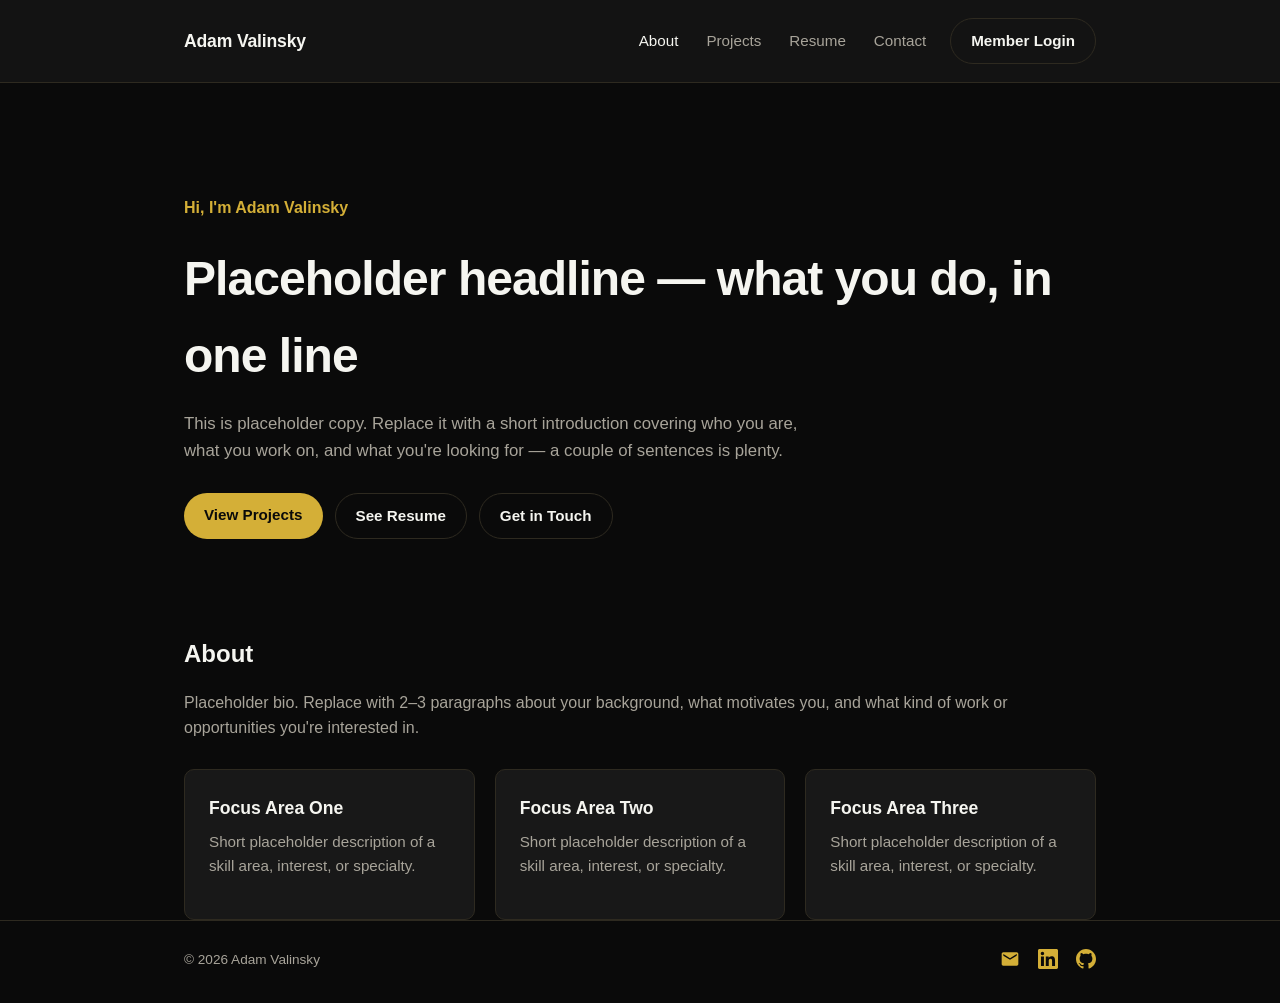
<file: index.html>
<!DOCTYPE html>
<html lang="en">
<head>
  <meta charset="UTF-8" />
  <meta name="viewport" content="width=device-width, initial-scale=1.0" />
  <title>Adam Valinsky</title>
  <meta name="description" content="Adam Valinsky — portfolio, projects, resume, and contact." />
  <link rel="stylesheet" href="css/styles.css" />
</head>
<body>
  <header class="site-header">
    <nav class="nav">
      <a class="nav-brand" href="index.html">Adam Valinsky</a>
      <div class="nav-right">
        <ul class="nav-links">
          <li><a href="index.html">About</a></li>
          <li><a href="projects.html">Projects</a></li>
          <li><a href="resume.html">Resume</a></li>
          <li><a href="contact.html">Contact</a></li>
        </ul>
        <a class="btn btn-secondary nav-login" href="login.html">Member Login</a>
        <button class="nav-toggle" aria-label="Toggle navigation">☰</button>
      </div>
    </nav>
  </header>

  <main class="container">
    <section class="hero">
      <p class="tagline">Hi, I'm Adam Valinsky</p>
      <h1>Placeholder headline — what you do, in one line</h1>
      <p class="lede">
        This is placeholder copy. Replace it with a short introduction covering who you are,
        what you work on, and what you're looking for — a couple of sentences is plenty.
      </p>
      <div class="button-row">
        <a class="btn btn-primary" href="projects.html">View Projects</a>
        <a class="btn btn-secondary" href="resume.html">See Resume</a>
        <a class="btn btn-secondary" href="contact.html">Get in Touch</a>
      </div>
    </section>

    <section id="about">
      <h2>About</h2>
      <p class="section-intro">
        Placeholder bio. Replace with 2–3 paragraphs about your background, what motivates you,
        and what kind of work or opportunities you're interested in.
      </p>
      <div class="grid">
        <div class="card">
          <h3>Focus Area One</h3>
          <p>Short placeholder description of a skill area, interest, or specialty.</p>
        </div>
        <div class="card">
          <h3>Focus Area Two</h3>
          <p>Short placeholder description of a skill area, interest, or specialty.</p>
        </div>
        <div class="card">
          <h3>Focus Area Three</h3>
          <p>Short placeholder description of a skill area, interest, or specialty.</p>
        </div>
      </div>
    </section>
  </main>

  <footer class="site-footer">
    <div class="container">
      <span>&copy; 2026 Adam Valinsky</span>
      <ul class="footer-links">
        <li><a href="mailto:adam.valinsky@gmail.com" aria-label="Email">
          <svg width="20" height="20" viewBox="0 0 24 24" fill="currentColor">
            <path d="M20 4H4c-1.1 0-2 .9-2 2v12c0 1.1.9 2 2 2h16c1.1 0 2-.9 2-2V6c0-1.1-.9-2-2-2zm0 4l-8 5-8-5V6l8 5 8-5v2z"/>
          </svg>
        </a></li>
        <li><a href="https://www.linkedin.com/in/adamvalinsky/" aria-label="LinkedIn">
          <svg width="20" height="20" viewBox="0 0 24 24" fill="currentColor">
            <path d="M20.447 20.452h-3.554v-5.569c0-1.328-.027-3.037-1.852-3.037-1.853 0-2.136 1.445-2.136 2.939v5.667H9.351V9h3.414v1.561h.046c.477-.9 1.637-1.85 3.37-1.85 3.601 0 4.267 2.37 4.267 5.455v6.286zM5.337 7.433c-1.144 0-2.063-.926-2.063-2.065 0-1.138.92-2.063 2.063-2.063 1.14 0 2.064.925 2.064 2.063 0 1.139-.925 2.065-2.064 2.065zm1.782 13.019H3.555V9h3.564v11.452zM22.225 0H1.771C.792 0 0 .774 0 1.729v20.542C0 23.227.792 24 1.771 24h20.451C23.2 24 24 23.227 24 22.271V1.729C24 .774 23.2 0 22.222 0h.003z"/>
          </svg>
        </a></li>
        <li><a href="https://github.com/adamvalinsky" aria-label="GitHub">
          <svg width="20" height="20" viewBox="0 0 24 24" fill="currentColor">
            <path d="M12 0c-6.626 0-12 5.373-12 12 0 5.302 3.438 9.8 8.207 11.387.599.111.793-.261.793-.577v-2.234c-3.338.726-4.033-1.416-4.033-1.416-.546-1.387-1.333-1.756-1.333-1.756-1.089-.745.083-.729.083-.729 1.205.084 1.839 1.237 1.839 1.237 1.07 1.834 2.807 1.304 3.492.997.107-.775.418-1.305.762-1.604-2.665-.305-5.467-1.334-5.467-5.931 0-1.311.469-2.381 1.236-3.221-.124-.303-.535-1.524.117-3.176 0 0 1.008-.322 3.301 1.23.957-.266 1.983-.399 3.003-.404 1.02.005 2.047.138 3.006.404 2.291-1.552 3.297-1.23 3.297-1.23.653 1.653.242 2.874.118 3.176.77.84 1.235 1.911 1.235 3.221 0 4.609-2.807 5.624-5.479 5.921.43.372.823 1.102.823 2.222v3.293c0 .319.192.694.801.576 4.765-1.589 8.199-6.086 8.199-11.386 0-6.627-5.373-12-12-12z"/>
          </svg>
        </a></li>
      </ul>
    </div>
  </footer>

  <script src="js/vendor/supabase.js"></script>
  <script src="js/main.js"></script>
</body>
</html>
</file>
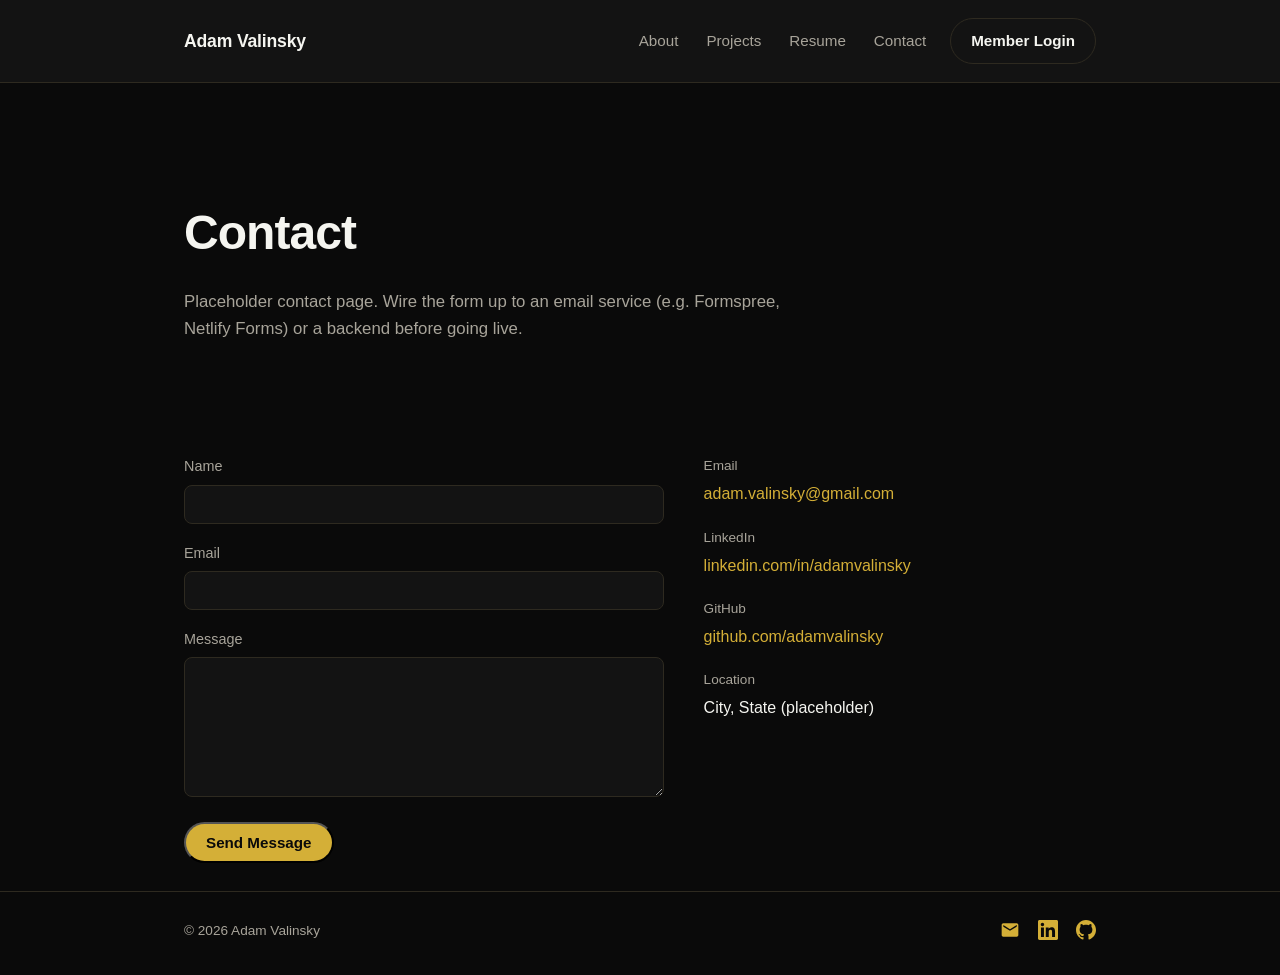
<file: contact.html>
<!DOCTYPE html>
<html lang="en">
<head>
  <meta charset="UTF-8" />
  <meta name="viewport" content="width=device-width, initial-scale=1.0" />
  <title>Contact — Adam Valinsky</title>
  <meta name="description" content="Get in touch with Adam Valinsky." />
  <link rel="stylesheet" href="css/styles.css" />
</head>
<body>
  <header class="site-header">
    <nav class="nav">
      <a class="nav-brand" href="index.html">Adam Valinsky</a>
      <div class="nav-right">
        <ul class="nav-links">
          <li><a href="index.html">About</a></li>
          <li><a href="projects.html">Projects</a></li>
          <li><a href="resume.html">Resume</a></li>
          <li><a href="contact.html">Contact</a></li>
        </ul>
        <a class="btn btn-secondary nav-login" href="login.html">Member Login</a>
        <button class="nav-toggle" aria-label="Toggle navigation">☰</button>
      </div>
    </nav>
  </header>

  <main class="container">
    <section class="hero">
      <h1>Contact</h1>
      <p class="lede">Placeholder contact page. Wire the form up to an email service (e.g. Formspree, Netlify Forms) or a backend before going live.</p>
    </section>

    <section>
      <div class="contact-grid">
        <form id="contact-form">
          <div class="form-field">
            <label for="name">Name</label>
            <input id="name" name="name" type="text" required />
          </div>
          <div class="form-field">
            <label for="email">Email</label>
            <input id="email" name="email" type="email" required />
          </div>
          <div class="form-field">
            <label for="message">Message</label>
            <textarea id="message" name="message" required></textarea>
          </div>
          <button class="btn btn-primary" type="submit">Send Message</button>
          <p id="form-status" class="section-intro" style="margin-top: 16px;"></p>
        </form>

        <div>
          <div class="contact-info-item">
            <div class="label">Email</div>
            <a href="mailto:adam.valinsky@gmail.com">adam.valinsky@gmail.com</a>
          </div>
          <div class="contact-info-item">
            <div class="label">LinkedIn</div>
            <a href="https://www.linkedin.com/in/adamvalinsky/">linkedin.com/in/adamvalinsky</a>
          </div>
          <div class="contact-info-item">
            <div class="label">GitHub</div>
            <a href="https://github.com/adamvalinsky">github.com/adamvalinsky</a>
          </div>
          <div class="contact-info-item">
            <div class="label">Location</div>
            <span>City, State (placeholder)</span>
          </div>
        </div>
      </div>
    </section>
  </main>

  <footer class="site-footer">
    <div class="container">
      <span>&copy; 2026 Adam Valinsky</span>
      <ul class="footer-links">
        <li><a href="mailto:adam.valinsky@gmail.com" aria-label="Email">
          <svg width="20" height="20" viewBox="0 0 24 24" fill="currentColor">
            <path d="M20 4H4c-1.1 0-2 .9-2 2v12c0 1.1.9 2 2 2h16c1.1 0 2-.9 2-2V6c0-1.1-.9-2-2-2zm0 4l-8 5-8-5V6l8 5 8-5v2z"/>
          </svg>
        </a></li>
        <li><a href="https://www.linkedin.com/in/adamvalinsky/" aria-label="LinkedIn">
          <svg width="20" height="20" viewBox="0 0 24 24" fill="currentColor">
            <path d="M20.447 20.452h-3.554v-5.569c0-1.328-.027-3.037-1.852-3.037-1.853 0-2.136 1.445-2.136 2.939v5.667H9.351V9h3.414v1.561h.046c.477-.9 1.637-1.85 3.37-1.85 3.601 0 4.267 2.37 4.267 5.455v6.286zM5.337 7.433c-1.144 0-2.063-.926-2.063-2.065 0-1.138.92-2.063 2.063-2.063 1.14 0 2.064.925 2.064 2.063 0 1.139-.925 2.065-2.064 2.065zm1.782 13.019H3.555V9h3.564v11.452zM22.225 0H1.771C.792 0 0 .774 0 1.729v20.542C0 23.227.792 24 1.771 24h20.451C23.2 24 24 23.227 24 22.271V1.729C24 .774 23.2 0 22.222 0h.003z"/>
          </svg>
        </a></li>
        <li><a href="https://github.com/adamvalinsky" aria-label="GitHub">
          <svg width="20" height="20" viewBox="0 0 24 24" fill="currentColor">
            <path d="M12 0c-6.626 0-12 5.373-12 12 0 5.302 3.438 9.8 8.207 11.387.599.111.793-.261.793-.577v-2.234c-3.338.726-4.033-1.416-4.033-1.416-.546-1.387-1.333-1.756-1.333-1.756-1.089-.745.083-.729.083-.729 1.205.084 1.839 1.237 1.839 1.237 1.07 1.834 2.807 1.304 3.492.997.107-.775.418-1.305.762-1.604-2.665-.305-5.467-1.334-5.467-5.931 0-1.311.469-2.381 1.236-3.221-.124-.303-.535-1.524.117-3.176 0 0 1.008-.322 3.301 1.23.957-.266 1.983-.399 3.003-.404 1.02.005 2.047.138 3.006.404 2.291-1.552 3.297-1.23 3.297-1.23.653 1.653.242 2.874.118 3.176.77.84 1.235 1.911 1.235 3.221 0 4.609-2.807 5.624-5.479 5.921.43.372.823 1.102.823 2.222v3.293c0 .319.192.694.801.576 4.765-1.589 8.199-6.086 8.199-11.386 0-6.627-5.373-12-12-12z"/>
          </svg>
        </a></li>
      </ul>
    </div>
  </footer>

  <script src="js/main.js"></script>
</body>
</html>
</file>
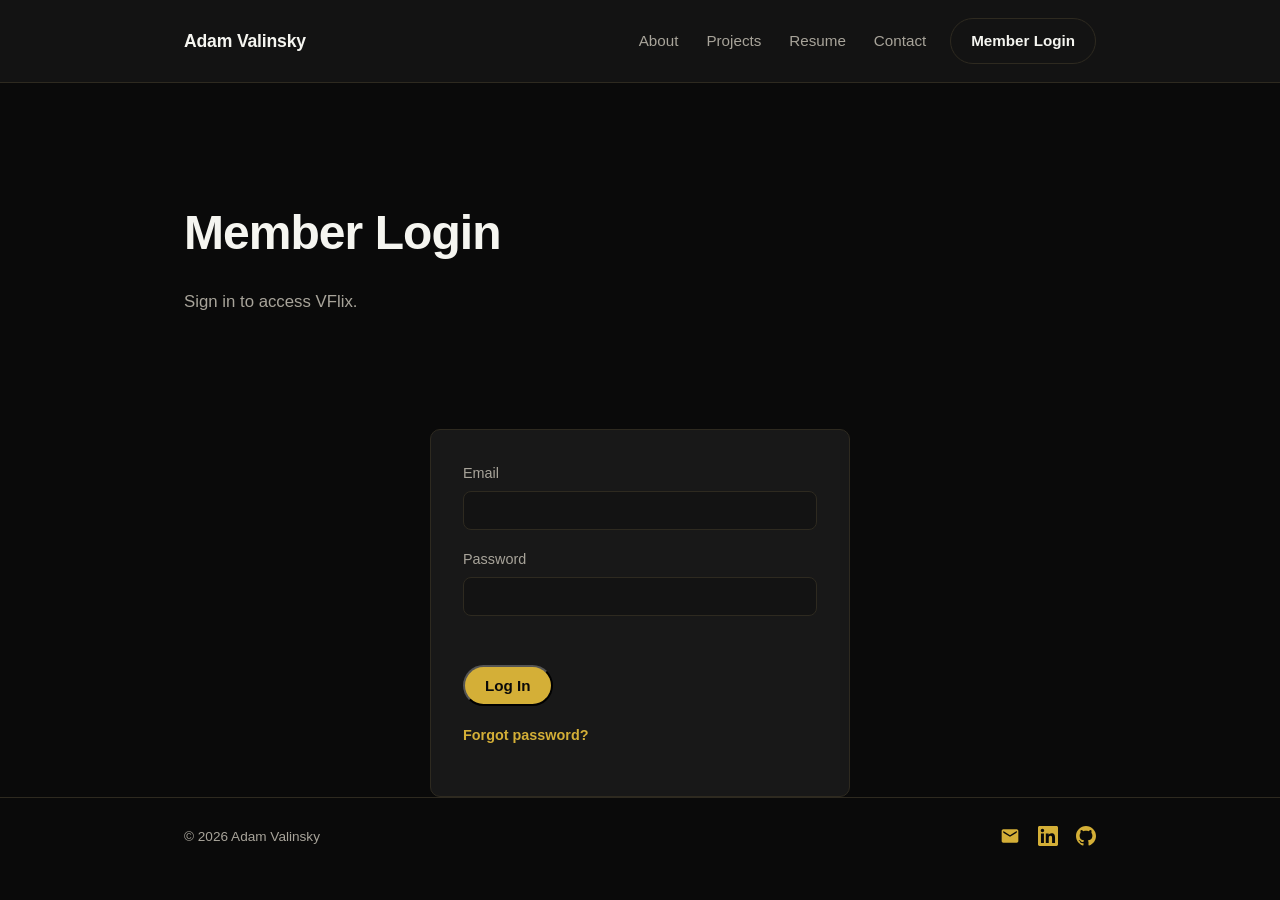
<file: login.html>
<!DOCTYPE html>
<html lang="en">
<head>
  <meta charset="UTF-8" />
  <meta name="viewport" content="width=device-width, initial-scale=1.0" />
  <title>Member Login — Adam Valinsky</title>
  <meta name="description" content="Member login." />
  <link rel="stylesheet" href="css/styles.css" />
</head>
<body>
  <header class="site-header">
    <nav class="nav">
      <a class="nav-brand" href="index.html">Adam Valinsky</a>
      <div class="nav-right">
        <ul class="nav-links">
          <li><a href="index.html">About</a></li>
          <li><a href="projects.html">Projects</a></li>
          <li><a href="resume.html">Resume</a></li>
          <li><a href="contact.html">Contact</a></li>
        </ul>
        <a class="btn btn-secondary nav-login" href="login.html">Member Login</a>
        <button class="nav-toggle" aria-label="Toggle navigation">☰</button>
      </div>
    </nav>
  </header>

  <main class="container">
    <section class="hero">
      <h1>Member Login</h1>
      <p class="lede">Sign in to access VFlix.</p>
    </section>

    <section>
      <div class="auth-card">
        <form id="login-form">
          <div class="form-field">
            <label for="email">Email</label>
            <input id="email" name="email" type="email" autocomplete="username" required />
          </div>
          <div class="form-field">
            <label for="password">Password</label>
            <input id="password" name="password" type="password" autocomplete="current-password" required />
          </div>
          <p id="login-error" class="auth-error" role="alert"></p>
          <button class="btn btn-primary" type="submit">Log In</button>
        </form>
        <p style="margin-top: 16px;">
          <button id="forgot-password-btn" class="btn-link" type="button">Forgot password?</button>
        </p>
        <p id="forgot-password-status" role="status"></p>
      </div>
    </section>
  </main>

  <footer class="site-footer">
    <div class="container">
      <span>&copy; 2026 Adam Valinsky</span>
      <ul class="footer-links">
        <li><a href="mailto:adam.valinsky@gmail.com" aria-label="Email">
          <svg width="20" height="20" viewBox="0 0 24 24" fill="currentColor">
            <path d="M20 4H4c-1.1 0-2 .9-2 2v12c0 1.1.9 2 2 2h16c1.1 0 2-.9 2-2V6c0-1.1-.9-2-2-2zm0 4l-8 5-8-5V6l8 5 8-5v2z"/>
          </svg>
        </a></li>
        <li><a href="https://www.linkedin.com/in/adamvalinsky/" aria-label="LinkedIn">
          <svg width="20" height="20" viewBox="0 0 24 24" fill="currentColor">
            <path d="M20.447 20.452h-3.554v-5.569c0-1.328-.027-3.037-1.852-3.037-1.853 0-2.136 1.445-2.136 2.939v5.667H9.351V9h3.414v1.561h.046c.477-.9 1.637-1.85 3.37-1.85 3.601 0 4.267 2.37 4.267 5.455v6.286zM5.337 7.433c-1.144 0-2.063-.926-2.063-2.065 0-1.138.92-2.063 2.063-2.063 1.14 0 2.064.925 2.064 2.063 0 1.139-.925 2.065-2.064 2.065zm1.782 13.019H3.555V9h3.564v11.452zM22.225 0H1.771C.792 0 0 .774 0 1.729v20.542C0 23.227.792 24 1.771 24h20.451C23.2 24 24 23.227 24 22.271V1.729C24 .774 23.2 0 22.222 0h.003z"/>
          </svg>
        </a></li>
        <li><a href="https://github.com/adamvalinsky" aria-label="GitHub">
          <svg width="20" height="20" viewBox="0 0 24 24" fill="currentColor">
            <path d="M12 0c-6.626 0-12 5.373-12 12 0 5.302 3.438 9.8 8.207 11.387.599.111.793-.261.793-.577v-2.234c-3.338.726-4.033-1.416-4.033-1.416-.546-1.387-1.333-1.756-1.333-1.756-1.089-.745.083-.729.083-.729 1.205.084 1.839 1.237 1.839 1.237 1.07 1.834 2.807 1.304 3.492.997.107-.775.418-1.305.762-1.604-2.665-.305-5.467-1.334-5.467-5.931 0-1.311.469-2.381 1.236-3.221-.124-.303-.535-1.524.117-3.176 0 0 1.008-.322 3.301 1.23.957-.266 1.983-.399 3.003-.404 1.02.005 2.047.138 3.006.404 2.291-1.552 3.297-1.23 3.297-1.23.653 1.653.242 2.874.118 3.176.77.84 1.235 1.911 1.235 3.221 0 4.609-2.807 5.624-5.479 5.921.43.372.823 1.102.823 2.222v3.293c0 .319.192.694.801.576 4.765-1.589 8.199-6.086 8.199-11.386 0-6.627-5.373-12-12-12z"/>
          </svg>
        </a></li>
      </ul>
    </div>
  </footer>

  <script src="js/vendor/supabase.js"></script>
  <script src="js/main.js"></script>
</body>
</html>
</file>
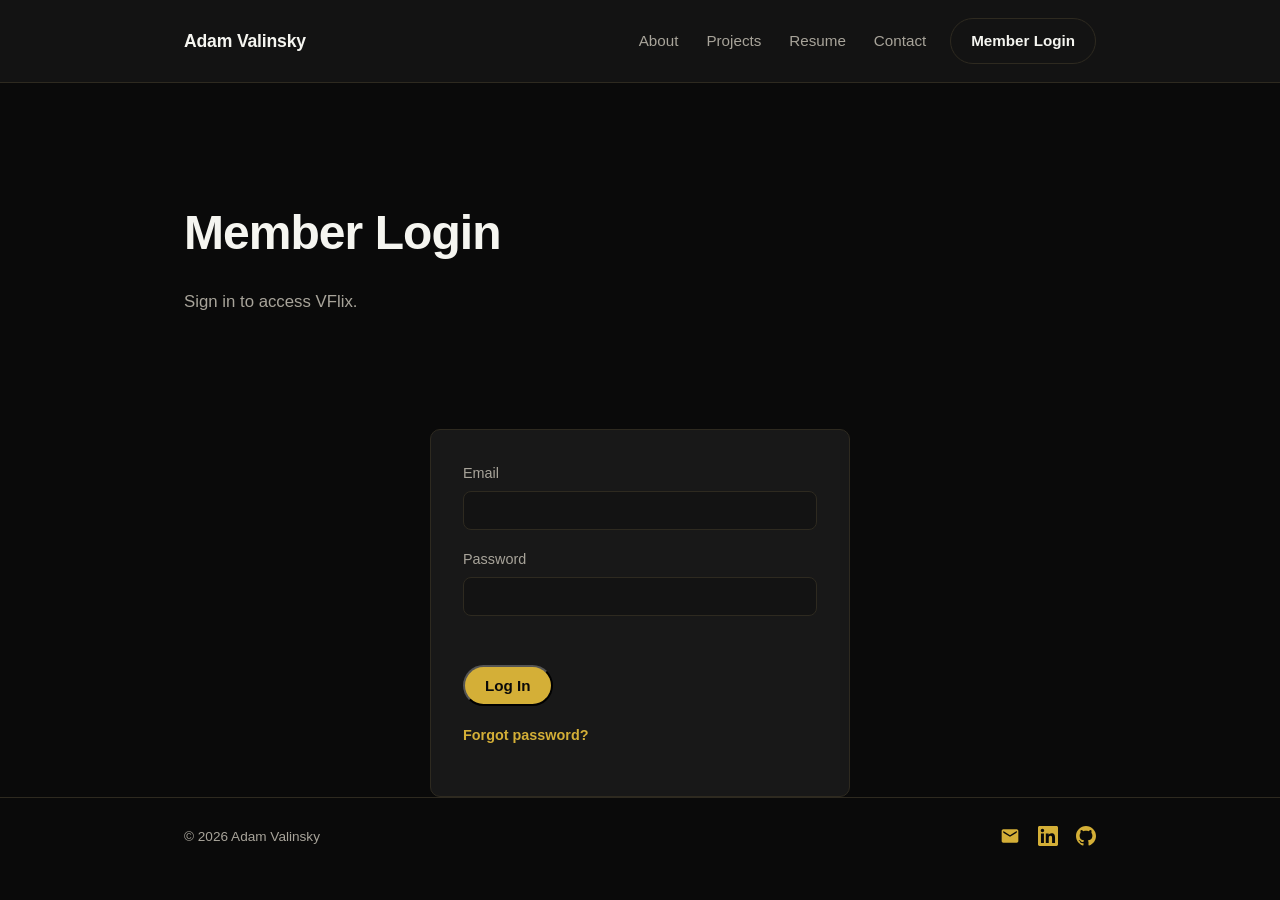
<file: members.html>
<!DOCTYPE html>
<html lang="en">
<head>
  <meta charset="UTF-8" />
  <meta name="viewport" content="width=device-width, initial-scale=1.0" />
  <title>Members — Adam Valinsky</title>
  <meta name="description" content="Members-only section." />
  <link rel="stylesheet" href="css/styles.css" />
</head>
<body data-member-gate>
  <header class="site-header">
    <nav class="nav">
      <a class="nav-brand" href="index.html">Adam Valinsky</a>
      <div class="nav-right">
        <ul class="nav-links">
          <li><a href="index.html">About</a></li>
          <li><a href="projects.html">Projects</a></li>
          <li><a href="resume.html">Resume</a></li>
          <li><a href="contact.html">Contact</a></li>
        </ul>
        <a class="btn btn-secondary nav-login" href="login.html">Member Login</a>
        <button class="nav-toggle" aria-label="Toggle navigation">☰</button>
      </div>
    </nav>
  </header>

  <main class="container">
    <div class="member-banner">
      <span>Signed in as <strong data-current-email>…</strong></span>
      <span class="button-row" style="margin-top: 0;">
        <a href="profile.html" class="btn-link" style="text-decoration: none;">Profile</a>
        <button id="logout-btn" class="btn-link" type="button">Log out</button>
      </span>
    </div>

    <section class="hero">
      <h1>VFlix Members Area</h1>
    </section>

    <section>
      <div class="grid">
        <div class="card">
          <h3>VFlix</h3>
          <p>Watch your favorite movies and TV shows</p>
        </div>
      </div>
    </section>

    <section>
      <h2>Request a Movie or Show</h2>
      <p class="section-intro">Don't see something on VFlix? Request it below.</p>
      <div class="card">
        <form id="request-form">
          <input type="hidden" name="access_key" value="41f65e1a-4095-4471-9961-3e02e16a659f" />
          <input type="hidden" name="subject" value="New VFlix Request" />
          <input type="hidden" name="from_name" value="VFlix Request Form" />
          <div class="form-field">
            <label for="request-title">Title</label>
            <input id="request-title" name="request-title" type="text" placeholder="e.g. The Matrix" required />
          </div>
          <div class="form-field">
            <label for="request-type">Type</label>
            <select id="request-type" name="request-type">
              <option value="movie">Movie</option>
              <option value="tv">TV Show</option>
            </select>
          </div>
          <div class="form-field">
            <label for="request-notes">Notes (optional)</label>
            <textarea id="request-notes" name="request-notes" placeholder="Any details — year, season, etc."></textarea>
          </div>
          <button class="btn btn-primary" type="submit">Submit Request</button>
          <p id="request-status" class="auth-success" style="margin-top: 16px;"></p>
        </form>
      </div>
    </section>
  </main>

  <footer class="site-footer">
    <div class="container">
      <span>&copy; 2026 Adam Valinsky</span>
      <ul class="footer-links">
        <li><a href="mailto:adam.valinsky@gmail.com" aria-label="Email">
          <svg width="20" height="20" viewBox="0 0 24 24" fill="currentColor">
            <path d="M20 4H4c-1.1 0-2 .9-2 2v12c0 1.1.9 2 2 2h16c1.1 0 2-.9 2-2V6c0-1.1-.9-2-2-2zm0 4l-8 5-8-5V6l8 5 8-5v2z"/>
          </svg>
        </a></li>
        <li><a href="https://www.linkedin.com/in/adamvalinsky/" aria-label="LinkedIn">
          <svg width="20" height="20" viewBox="0 0 24 24" fill="currentColor">
            <path d="M20.447 20.452h-3.554v-5.569c0-1.328-.027-3.037-1.852-3.037-1.853 0-2.136 1.445-2.136 2.939v5.667H9.351V9h3.414v1.561h.046c.477-.9 1.637-1.85 3.37-1.85 3.601 0 4.267 2.37 4.267 5.455v6.286zM5.337 7.433c-1.144 0-2.063-.926-2.063-2.065 0-1.138.92-2.063 2.063-2.063 1.14 0 2.064.925 2.064 2.063 0 1.139-.925 2.065-2.064 2.065zm1.782 13.019H3.555V9h3.564v11.452zM22.225 0H1.771C.792 0 0 .774 0 1.729v20.542C0 23.227.792 24 1.771 24h20.451C23.2 24 24 23.227 24 22.271V1.729C24 .774 23.2 0 22.222 0h.003z"/>
          </svg>
        </a></li>
        <li><a href="https://github.com/adamvalinsky" aria-label="GitHub">
          <svg width="20" height="20" viewBox="0 0 24 24" fill="currentColor">
            <path d="M12 0c-6.626 0-12 5.373-12 12 0 5.302 3.438 9.8 8.207 11.387.599.111.793-.261.793-.577v-2.234c-3.338.726-4.033-1.416-4.033-1.416-.546-1.387-1.333-1.756-1.333-1.756-1.089-.745.083-.729.083-.729 1.205.084 1.839 1.237 1.839 1.237 1.07 1.834 2.807 1.304 3.492.997.107-.775.418-1.305.762-1.604-2.665-.305-5.467-1.334-5.467-5.931 0-1.311.469-2.381 1.236-3.221-.124-.303-.535-1.524.117-3.176 0 0 1.008-.322 3.301 1.23.957-.266 1.983-.399 3.003-.404 1.02.005 2.047.138 3.006.404 2.291-1.552 3.297-1.23 3.297-1.23.653 1.653.242 2.874.118 3.176.77.84 1.235 1.911 1.235 3.221 0 4.609-2.807 5.624-5.479 5.921.43.372.823 1.102.823 2.222v3.293c0 .319.192.694.801.576 4.765-1.589 8.199-6.086 8.199-11.386 0-6.627-5.373-12-12-12z"/>
          </svg>
        </a></li>
      </ul>
    </div>
  </footer>

  <script src="js/vendor/supabase.js"></script>
  <script src="js/main.js"></script>
</body>
</html>
</file>
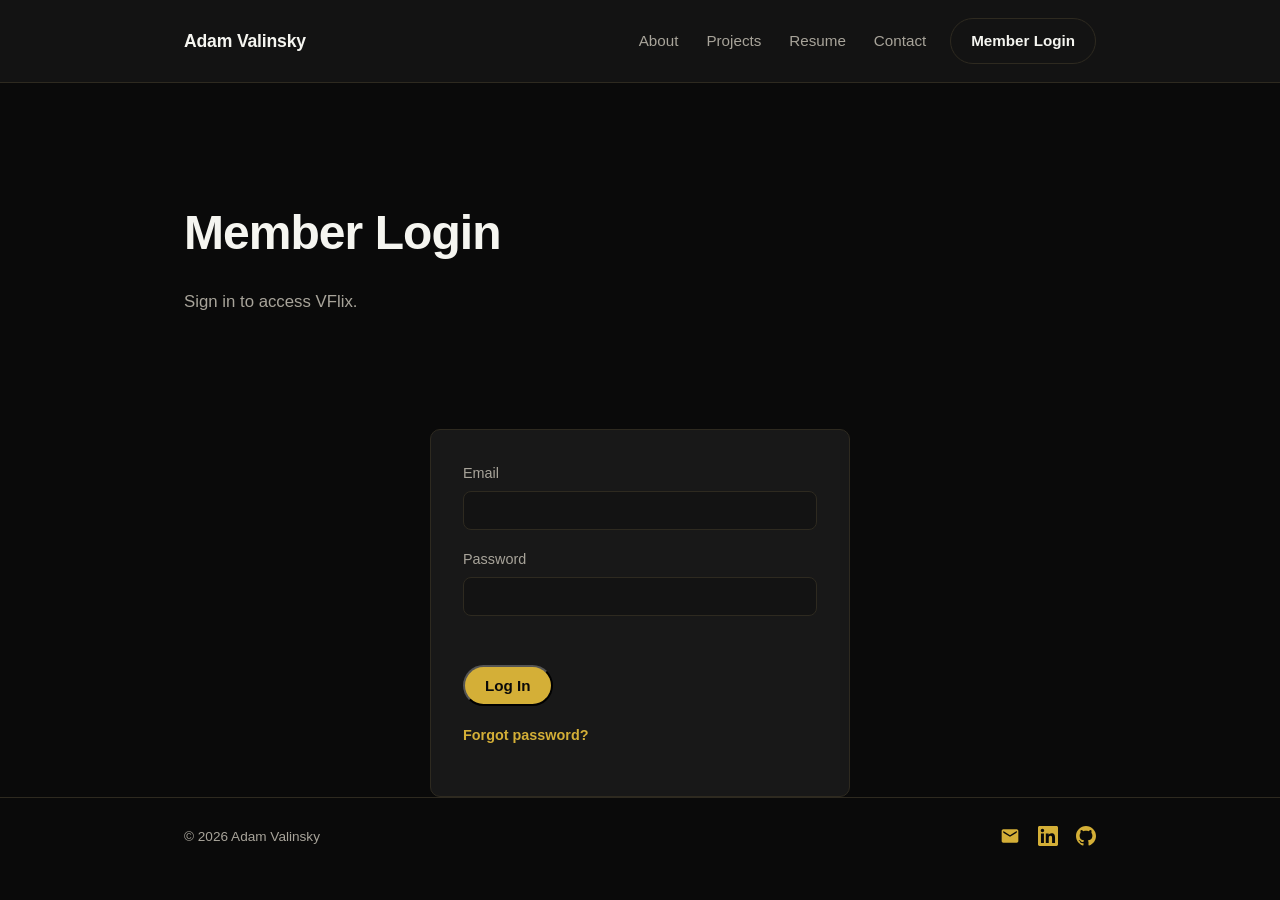
<file: profile.html>
<!DOCTYPE html>
<html lang="en">
<head>
  <meta charset="UTF-8" />
  <meta name="viewport" content="width=device-width, initial-scale=1.0" />
  <title>Profile — Adam Valinsky</title>
  <meta name="description" content="Update your member username and password." />
  <link rel="stylesheet" href="css/styles.css" />
</head>
<body data-member-gate>
  <header class="site-header">
    <nav class="nav">
      <a class="nav-brand" href="index.html">Adam Valinsky</a>
      <div class="nav-right">
        <ul class="nav-links">
          <li><a href="index.html">About</a></li>
          <li><a href="projects.html">Projects</a></li>
          <li><a href="resume.html">Resume</a></li>
          <li><a href="contact.html">Contact</a></li>
        </ul>
        <a class="btn btn-secondary nav-login" href="login.html">Member Login</a>
        <button class="nav-toggle" aria-label="Toggle navigation">☰</button>
      </div>
    </nav>
  </header>

  <main class="container">
    <div class="member-banner">
      <span>Signed in as <strong data-current-email>…</strong></span>
      <span class="button-row" style="margin-top: 0;">
        <a href="members.html" class="btn-link" style="text-decoration: none;">Members Area</a>
        <button id="logout-btn" class="btn-link" type="button">Log out</button>
      </span>
    </div>

    <section class="hero">
      <h1>Profile</h1>
      <p class="lede">Update your member email and password.</p>
    </section>

    <section>
      <div class="auth-card">
        <form id="profile-form">
          <div class="form-field">
            <label for="current-password">Current Password</label>
            <input id="current-password" name="current-password" type="password" autocomplete="current-password" required />
          </div>
          <div class="form-field">
            <label for="new-email">New Email <span style="opacity: 0.6;">(optional)</span></label>
            <input id="new-email" name="new-email" type="email" autocomplete="username" />
          </div>
          <div class="form-field">
            <label for="new-password">New Password <span style="opacity: 0.6;">(optional)</span></label>
            <input id="new-password" name="new-password" type="password" autocomplete="new-password" />
          </div>
          <div class="form-field">
            <label for="confirm-password">Confirm New Password</label>
            <input id="confirm-password" name="confirm-password" type="password" autocomplete="new-password" />
          </div>
          <p id="profile-status" role="alert" style="margin: 0 0 16px; min-height: 1.2em; font-size: 0.9rem;"></p>
          <button class="btn btn-primary" type="submit">Save Changes</button>
        </form>
        <p class="auth-hint">
          Backed by Supabase Auth — changing your email requires confirming a link sent to the new
          address before it takes effect. Leave a field blank to keep its current value.
        </p>
      </div>
    </section>
  </main>

  <footer class="site-footer">
    <div class="container">
      <span>&copy; 2026 Adam Valinsky</span>
      <ul class="footer-links">
        <li><a href="mailto:adam.valinsky@gmail.com" aria-label="Email">
          <svg width="20" height="20" viewBox="0 0 24 24" fill="currentColor">
            <path d="M20 4H4c-1.1 0-2 .9-2 2v12c0 1.1.9 2 2 2h16c1.1 0 2-.9 2-2V6c0-1.1-.9-2-2-2zm0 4l-8 5-8-5V6l8 5 8-5v2z"/>
          </svg>
        </a></li>
        <li><a href="https://www.linkedin.com/in/adamvalinsky/" aria-label="LinkedIn">
          <svg width="20" height="20" viewBox="0 0 24 24" fill="currentColor">
            <path d="M20.447 20.452h-3.554v-5.569c0-1.328-.027-3.037-1.852-3.037-1.853 0-2.136 1.445-2.136 2.939v5.667H9.351V9h3.414v1.561h.046c.477-.9 1.637-1.85 3.37-1.85 3.601 0 4.267 2.37 4.267 5.455v6.286zM5.337 7.433c-1.144 0-2.063-.926-2.063-2.065 0-1.138.92-2.063 2.063-2.063 1.14 0 2.064.925 2.064 2.063 0 1.139-.925 2.065-2.064 2.065zm1.782 13.019H3.555V9h3.564v11.452zM22.225 0H1.771C.792 0 0 .774 0 1.729v20.542C0 23.227.792 24 1.771 24h20.451C23.2 24 24 23.227 24 22.271V1.729C24 .774 23.2 0 22.222 0h.003z"/>
          </svg>
        </a></li>
        <li><a href="https://github.com/adamvalinsky" aria-label="GitHub">
          <svg width="20" height="20" viewBox="0 0 24 24" fill="currentColor">
            <path d="M12 0c-6.626 0-12 5.373-12 12 0 5.302 3.438 9.8 8.207 11.387.599.111.793-.261.793-.577v-2.234c-3.338.726-4.033-1.416-4.033-1.416-.546-1.387-1.333-1.756-1.333-1.756-1.089-.745.083-.729.083-.729 1.205.084 1.839 1.237 1.839 1.237 1.07 1.834 2.807 1.304 3.492.997.107-.775.418-1.305.762-1.604-2.665-.305-5.467-1.334-5.467-5.931 0-1.311.469-2.381 1.236-3.221-.124-.303-.535-1.524.117-3.176 0 0 1.008-.322 3.301 1.23.957-.266 1.983-.399 3.003-.404 1.02.005 2.047.138 3.006.404 2.291-1.552 3.297-1.23 3.297-1.23.653 1.653.242 2.874.118 3.176.77.84 1.235 1.911 1.235 3.221 0 4.609-2.807 5.624-5.479 5.921.43.372.823 1.102.823 2.222v3.293c0 .319.192.694.801.576 4.765-1.589 8.199-6.086 8.199-11.386 0-6.627-5.373-12-12-12z"/>
          </svg>
        </a></li>
      </ul>
    </div>
  </footer>

  <script src="js/vendor/supabase.js"></script>
  <script src="js/main.js"></script>
</body>
</html>
</file>
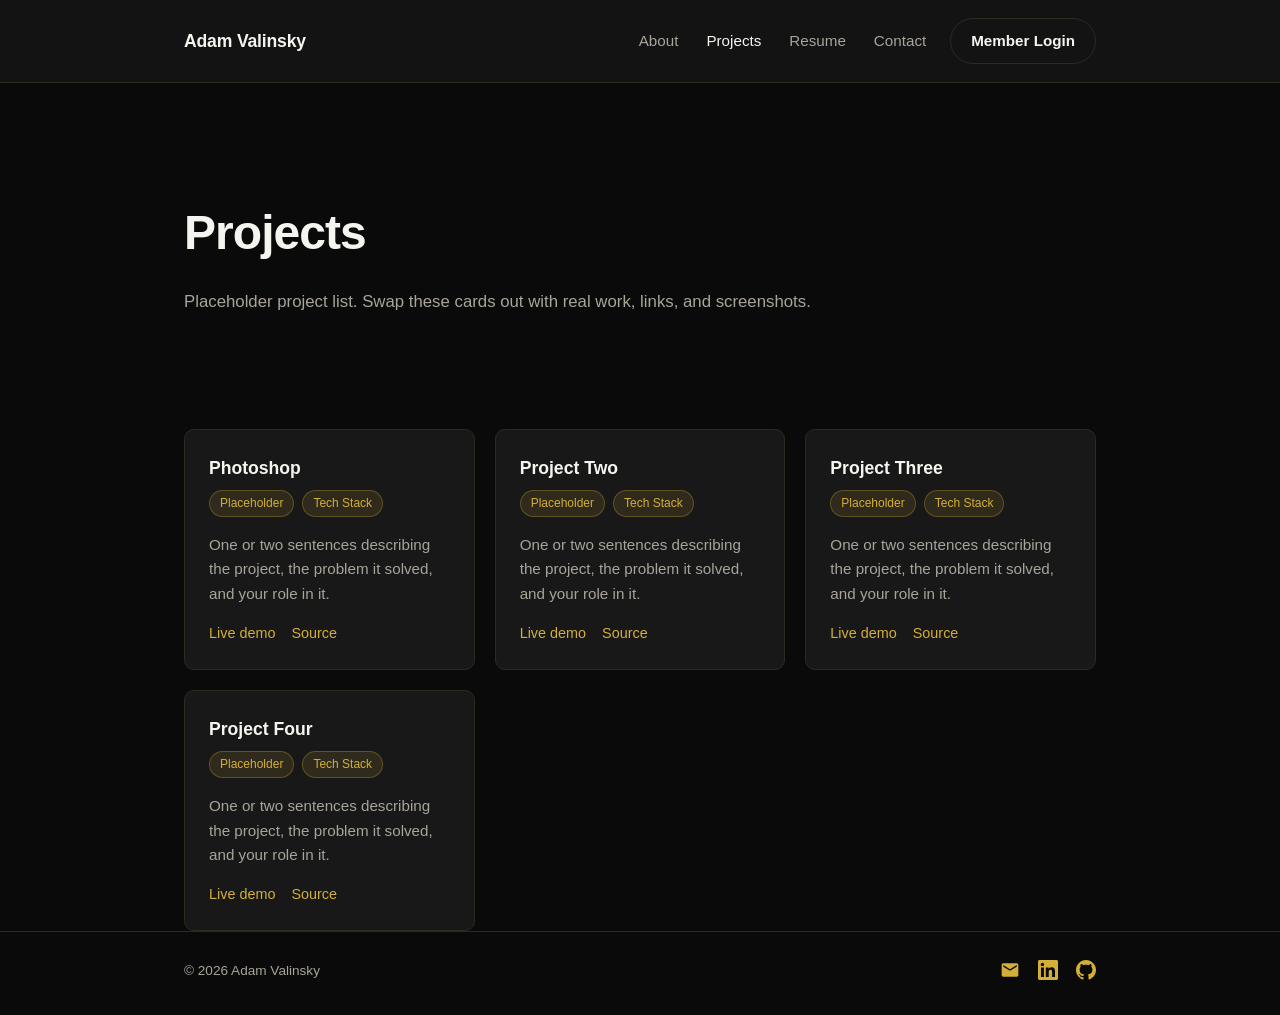
<file: projects.html>
<!DOCTYPE html>
<html lang="en">
<head>
  <meta charset="UTF-8" />
  <meta name="viewport" content="width=device-width, initial-scale=1.0" />
  <title>Projects — Adam Valinsky</title>
  <meta name="description" content="Selected projects by Adam Valinsky." />
  <link rel="stylesheet" href="css/styles.css" />
</head>
<body>
  <header class="site-header">
    <nav class="nav">
      <a class="nav-brand" href="index.html">Adam Valinsky</a>
      <div class="nav-right">
        <ul class="nav-links">
          <li><a href="index.html">About</a></li>
          <li><a href="projects.html">Projects</a></li>
          <li><a href="resume.html">Resume</a></li>
          <li><a href="contact.html">Contact</a></li>
        </ul>
        <a class="btn btn-secondary nav-login" href="login.html">Member Login</a>
        <button class="nav-toggle" aria-label="Toggle navigation">☰</button>
      </div>
    </nav>
  </header>

  <main class="container">
    <section class="hero">
      <h1>Projects</h1>
      <p class="lede">Placeholder project list. Swap these cards out with real work, links, and screenshots.</p>
    </section>

    <section>
      <div class="grid">
        <div class="card">
          <h3>Photoshop</h3>
          <div class="tag-row">
            <span class="tag">Placeholder</span>
            <span class="tag">Tech Stack</span>
          </div>
          <p>One or two sentences describing the project, the problem it solved, and your role in it.</p>
          <div class="card-links">
            <a href="#">Live demo</a>
            <a href="#">Source</a>
          </div>
        </div>

        <div class="card">
          <h3>Project Two</h3>
          <div class="tag-row">
            <span class="tag">Placeholder</span>
            <span class="tag">Tech Stack</span>
          </div>
          <p>One or two sentences describing the project, the problem it solved, and your role in it.</p>
          <div class="card-links">
            <a href="#">Live demo</a>
            <a href="#">Source</a>
          </div>
        </div>

        <div class="card">
          <h3>Project Three</h3>
          <div class="tag-row">
            <span class="tag">Placeholder</span>
            <span class="tag">Tech Stack</span>
          </div>
          <p>One or two sentences describing the project, the problem it solved, and your role in it.</p>
          <div class="card-links">
            <a href="#">Live demo</a>
            <a href="#">Source</a>
          </div>
        </div>

        <div class="card">
          <h3>Project Four</h3>
          <div class="tag-row">
            <span class="tag">Placeholder</span>
            <span class="tag">Tech Stack</span>
          </div>
          <p>One or two sentences describing the project, the problem it solved, and your role in it.</p>
          <div class="card-links">
            <a href="#">Live demo</a>
            <a href="#">Source</a>
          </div>
        </div>
      </div>
    </section>
  </main>

  <footer class="site-footer">
    <div class="container">
      <span>&copy; 2026 Adam Valinsky</span>
      <ul class="footer-links">
        <li><a href="mailto:adam.valinsky@gmail.com" aria-label="Email">
          <svg width="20" height="20" viewBox="0 0 24 24" fill="currentColor">
            <path d="M20 4H4c-1.1 0-2 .9-2 2v12c0 1.1.9 2 2 2h16c1.1 0 2-.9 2-2V6c0-1.1-.9-2-2-2zm0 4l-8 5-8-5V6l8 5 8-5v2z"/>
          </svg>
        </a></li>
        <li><a href="https://www.linkedin.com/in/adamvalinsky/" aria-label="LinkedIn">
          <svg width="20" height="20" viewBox="0 0 24 24" fill="currentColor">
            <path d="M20.447 20.452h-3.554v-5.569c0-1.328-.027-3.037-1.852-3.037-1.853 0-2.136 1.445-2.136 2.939v5.667H9.351V9h3.414v1.561h.046c.477-.9 1.637-1.85 3.37-1.85 3.601 0 4.267 2.37 4.267 5.455v6.286zM5.337 7.433c-1.144 0-2.063-.926-2.063-2.065 0-1.138.92-2.063 2.063-2.063 1.14 0 2.064.925 2.064 2.063 0 1.139-.925 2.065-2.064 2.065zm1.782 13.019H3.555V9h3.564v11.452zM22.225 0H1.771C.792 0 0 .774 0 1.729v20.542C0 23.227.792 24 1.771 24h20.451C23.2 24 24 23.227 24 22.271V1.729C24 .774 23.2 0 22.222 0h.003z"/>
          </svg>
        </a></li>
        <li><a href="https://github.com/adamvalinsky" aria-label="GitHub">
          <svg width="20" height="20" viewBox="0 0 24 24" fill="currentColor">
            <path d="M12 0c-6.626 0-12 5.373-12 12 0 5.302 3.438 9.8 8.207 11.387.599.111.793-.261.793-.577v-2.234c-3.338.726-4.033-1.416-4.033-1.416-.546-1.387-1.333-1.756-1.333-1.756-1.089-.745.083-.729.083-.729 1.205.084 1.839 1.237 1.839 1.237 1.07 1.834 2.807 1.304 3.492.997.107-.775.418-1.305.762-1.604-2.665-.305-5.467-1.334-5.467-5.931 0-1.311.469-2.381 1.236-3.221-.124-.303-.535-1.524.117-3.176 0 0 1.008-.322 3.301 1.23.957-.266 1.983-.399 3.003-.404 1.02.005 2.047.138 3.006.404 2.291-1.552 3.297-1.23 3.297-1.23.653 1.653.242 2.874.118 3.176.77.84 1.235 1.911 1.235 3.221 0 4.609-2.807 5.624-5.479 5.921.43.372.823 1.102.823 2.222v3.293c0 .319.192.694.801.576 4.765-1.589 8.199-6.086 8.199-11.386 0-6.627-5.373-12-12-12z"/>
          </svg>
        </a></li>
      </ul>
    </div>
  </footer>

  <script src="js/vendor/supabase.js"></script>
  <script src="js/main.js"></script>
</body>
</html>
</file>
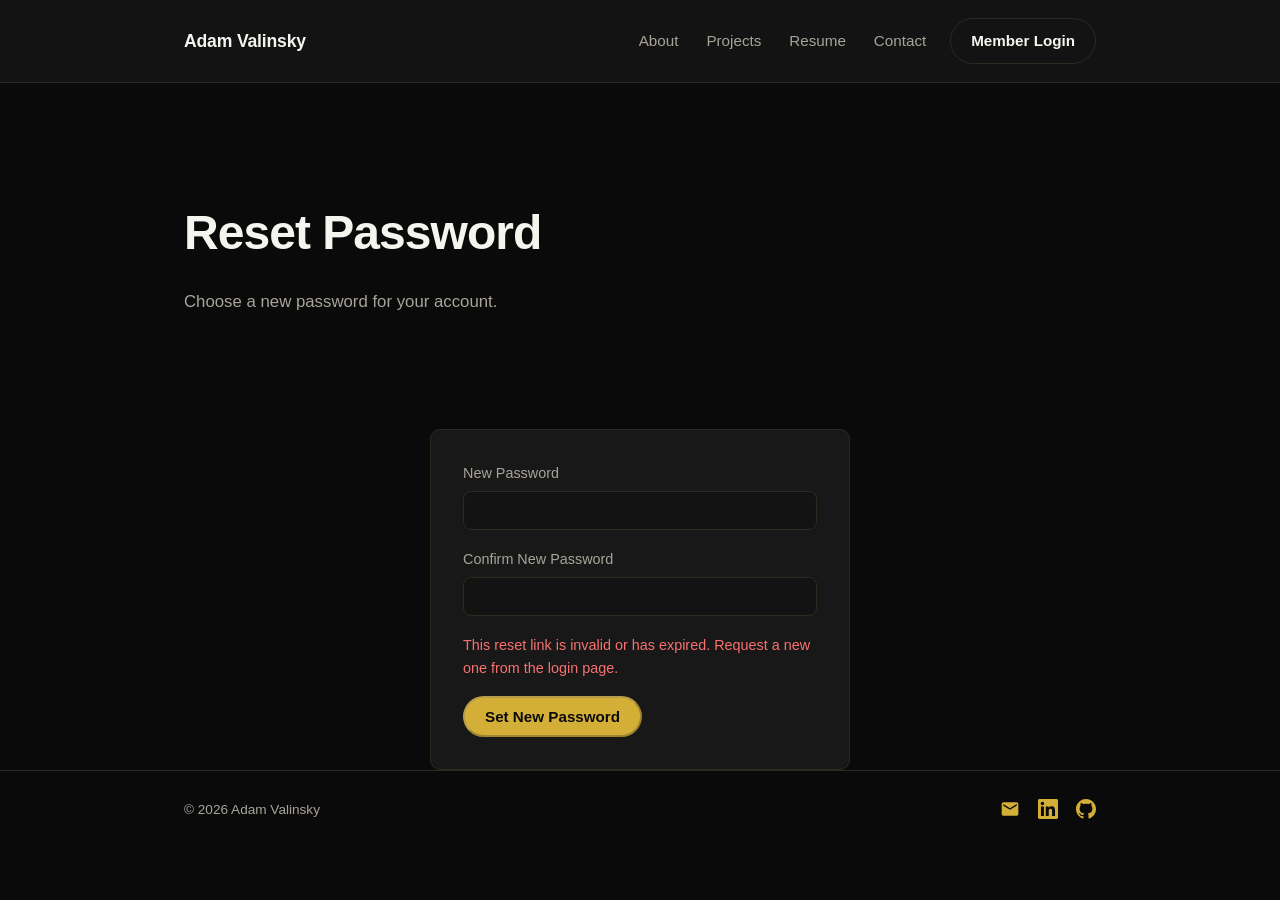
<file: reset-password.html>
<!DOCTYPE html>
<html lang="en">
<head>
  <meta charset="UTF-8" />
  <meta name="viewport" content="width=device-width, initial-scale=1.0" />
  <title>Reset Password — Adam Valinsky</title>
  <meta name="description" content="Set a new password for your member account." />
  <link rel="stylesheet" href="css/styles.css" />
</head>
<body>
  <header class="site-header">
    <nav class="nav">
      <a class="nav-brand" href="index.html">Adam Valinsky</a>
      <div class="nav-right">
        <ul class="nav-links">
          <li><a href="index.html">About</a></li>
          <li><a href="projects.html">Projects</a></li>
          <li><a href="resume.html">Resume</a></li>
          <li><a href="contact.html">Contact</a></li>
        </ul>
        <a class="btn btn-secondary nav-login" href="login.html">Member Login</a>
        <button class="nav-toggle" aria-label="Toggle navigation">☰</button>
      </div>
    </nav>
  </header>

  <main class="container">
    <section class="hero">
      <h1>Reset Password</h1>
      <p class="lede">Choose a new password for your account.</p>
    </section>

    <section>
      <div class="auth-card">
        <form id="reset-password-form">
          <div class="form-field">
            <label for="reset-new-password">New Password</label>
            <input id="reset-new-password" name="reset-new-password" type="password" autocomplete="new-password" required />
          </div>
          <div class="form-field">
            <label for="reset-confirm-password">Confirm New Password</label>
            <input id="reset-confirm-password" name="reset-confirm-password" type="password" autocomplete="new-password" required />
          </div>
          <p id="reset-password-status" role="alert" style="margin: 0 0 16px; min-height: 1.2em; font-size: 0.9rem;"></p>
          <button class="btn btn-primary" type="submit">Set New Password</button>
        </form>
      </div>
    </section>
  </main>

  <footer class="site-footer">
    <div class="container">
      <span>&copy; 2026 Adam Valinsky</span>
      <ul class="footer-links">
        <li><a href="mailto:adam.valinsky@gmail.com" aria-label="Email">
          <svg width="20" height="20" viewBox="0 0 24 24" fill="currentColor">
            <path d="M20 4H4c-1.1 0-2 .9-2 2v12c0 1.1.9 2 2 2h16c1.1 0 2-.9 2-2V6c0-1.1-.9-2-2-2zm0 4l-8 5-8-5V6l8 5 8-5v2z"/>
          </svg>
        </a></li>
        <li><a href="https://www.linkedin.com/in/adamvalinsky/" aria-label="LinkedIn">
          <svg width="20" height="20" viewBox="0 0 24 24" fill="currentColor">
            <path d="M20.447 20.452h-3.554v-5.569c0-1.328-.027-3.037-1.852-3.037-1.853 0-2.136 1.445-2.136 2.939v5.667H9.351V9h3.414v1.561h.046c.477-.9 1.637-1.85 3.37-1.85 3.601 0 4.267 2.37 4.267 5.455v6.286zM5.337 7.433c-1.144 0-2.063-.926-2.063-2.065 0-1.138.92-2.063 2.063-2.063 1.14 0 2.064.925 2.064 2.063 0 1.139-.925 2.065-2.064 2.065zm1.782 13.019H3.555V9h3.564v11.452zM22.225 0H1.771C.792 0 0 .774 0 1.729v20.542C0 23.227.792 24 1.771 24h20.451C23.2 24 24 23.227 24 22.271V1.729C24 .774 23.2 0 22.222 0h.003z"/>
          </svg>
        </a></li>
        <li><a href="https://github.com/adamvalinsky" aria-label="GitHub">
          <svg width="20" height="20" viewBox="0 0 24 24" fill="currentColor">
            <path d="M12 0c-6.626 0-12 5.373-12 12 0 5.302 3.438 9.8 8.207 11.387.599.111.793-.261.793-.577v-2.234c-3.338.726-4.033-1.416-4.033-1.416-.546-1.387-1.333-1.756-1.333-1.756-1.089-.745.083-.729.083-.729 1.205.084 1.839 1.237 1.839 1.237 1.07 1.834 2.807 1.304 3.492.997.107-.775.418-1.305.762-1.604-2.665-.305-5.467-1.334-5.467-5.931 0-1.311.469-2.381 1.236-3.221-.124-.303-.535-1.524.117-3.176 0 0 1.008-.322 3.301 1.23.957-.266 1.983-.399 3.003-.404 1.02.005 2.047.138 3.006.404 2.291-1.552 3.297-1.23 3.297-1.23.653 1.653.242 2.874.118 3.176.77.84 1.235 1.911 1.235 3.221 0 4.609-2.807 5.624-5.479 5.921.43.372.823 1.102.823 2.222v3.293c0 .319.192.694.801.576 4.765-1.589 8.199-6.086 8.199-11.386 0-6.627-5.373-12-12-12z"/>
          </svg>
        </a></li>
      </ul>
    </div>
  </footer>

  <script src="js/vendor/supabase.js"></script>
  <script src="js/main.js"></script>
</body>
</html>
</file>
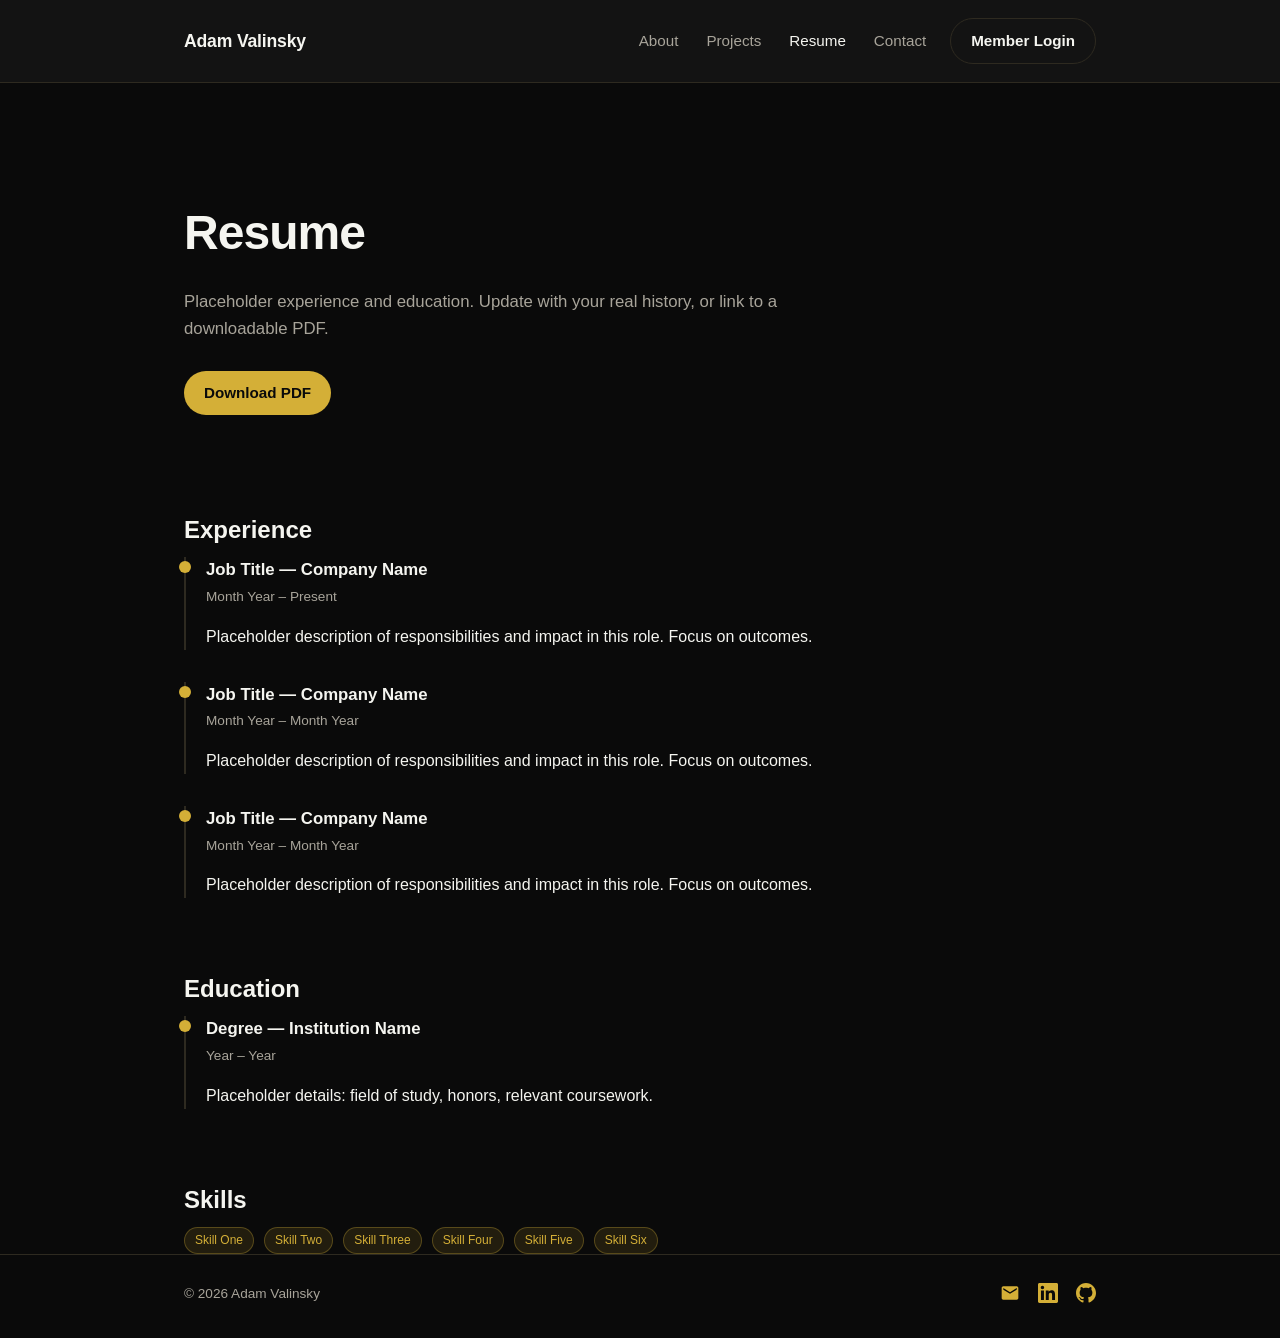
<file: resume.html>
<!DOCTYPE html>
<html lang="en">
<head>
  <meta charset="UTF-8" />
  <meta name="viewport" content="width=device-width, initial-scale=1.0" />
  <title>Resume — Adam Valinsky</title>
  <meta name="description" content="Resume and experience for Adam Valinsky." />
  <link rel="stylesheet" href="css/styles.css" />
</head>
<body>
  <header class="site-header">
    <nav class="nav">
      <a class="nav-brand" href="index.html">Adam Valinsky</a>
      <div class="nav-right">
        <ul class="nav-links">
          <li><a href="index.html">About</a></li>
          <li><a href="projects.html">Projects</a></li>
          <li><a href="resume.html">Resume</a></li>
          <li><a href="contact.html">Contact</a></li>
        </ul>
        <a class="btn btn-secondary nav-login" href="login.html">Member Login</a>
        <button class="nav-toggle" aria-label="Toggle navigation">☰</button>
      </div>
    </nav>
  </header>

  <main class="container">
    <section class="hero">
      <h1>Resume</h1>
      <p class="lede">Placeholder experience and education. Update with your real history, or link to a downloadable PDF.</p>
      <div class="button-row">
        <a class="btn btn-primary" href="#">Download PDF</a>
      </div>
    </section>

    <section>
      <h2>Experience</h2>
      <div class="timeline-item">
        <h3>Job Title — Company Name</h3>
        <p class="meta">Month Year – Present</p>
        <p>Placeholder description of responsibilities and impact in this role. Focus on outcomes.</p>
      </div>
      <div class="timeline-item">
        <h3>Job Title — Company Name</h3>
        <p class="meta">Month Year – Month Year</p>
        <p>Placeholder description of responsibilities and impact in this role. Focus on outcomes.</p>
      </div>
      <div class="timeline-item">
        <h3>Job Title — Company Name</h3>
        <p class="meta">Month Year – Month Year</p>
        <p>Placeholder description of responsibilities and impact in this role. Focus on outcomes.</p>
      </div>
    </section>

    <section>
      <h2>Education</h2>
      <div class="timeline-item">
        <h3>Degree — Institution Name</h3>
        <p class="meta">Year – Year</p>
        <p>Placeholder details: field of study, honors, relevant coursework.</p>
      </div>
    </section>

    <section>
      <h2>Skills</h2>
      <div class="skills-list">
        <span class="tag">Skill One</span>
        <span class="tag">Skill Two</span>
        <span class="tag">Skill Three</span>
        <span class="tag">Skill Four</span>
        <span class="tag">Skill Five</span>
        <span class="tag">Skill Six</span>
      </div>
    </section>
  </main>

  <footer class="site-footer">
    <div class="container">
      <span>&copy; 2026 Adam Valinsky</span>
      <ul class="footer-links">
        <li><a href="mailto:adam.valinsky@gmail.com" aria-label="Email">
          <svg width="20" height="20" viewBox="0 0 24 24" fill="currentColor">
            <path d="M20 4H4c-1.1 0-2 .9-2 2v12c0 1.1.9 2 2 2h16c1.1 0 2-.9 2-2V6c0-1.1-.9-2-2-2zm0 4l-8 5-8-5V6l8 5 8-5v2z"/>
          </svg>
        </a></li>
        <li><a href="https://www.linkedin.com/in/adamvalinsky/" aria-label="LinkedIn">
          <svg width="20" height="20" viewBox="0 0 24 24" fill="currentColor">
            <path d="M20.447 20.452h-3.554v-5.569c0-1.328-.027-3.037-1.852-3.037-1.853 0-2.136 1.445-2.136 2.939v5.667H9.351V9h3.414v1.561h.046c.477-.9 1.637-1.85 3.37-1.85 3.601 0 4.267 2.37 4.267 5.455v6.286zM5.337 7.433c-1.144 0-2.063-.926-2.063-2.065 0-1.138.92-2.063 2.063-2.063 1.14 0 2.064.925 2.064 2.063 0 1.139-.925 2.065-2.064 2.065zm1.782 13.019H3.555V9h3.564v11.452zM22.225 0H1.771C.792 0 0 .774 0 1.729v20.542C0 23.227.792 24 1.771 24h20.451C23.2 24 24 23.227 24 22.271V1.729C24 .774 23.2 0 22.222 0h.003z"/>
          </svg>
        </a></li>
        <li><a href="https://github.com/adamvalinsky" aria-label="GitHub">
          <svg width="20" height="20" viewBox="0 0 24 24" fill="currentColor">
            <path d="M12 0c-6.626 0-12 5.373-12 12 0 5.302 3.438 9.8 8.207 11.387.599.111.793-.261.793-.577v-2.234c-3.338.726-4.033-1.416-4.033-1.416-.546-1.387-1.333-1.756-1.333-1.756-1.089-.745.083-.729.083-.729 1.205.084 1.839 1.237 1.839 1.237 1.07 1.834 2.807 1.304 3.492.997.107-.775.418-1.305.762-1.604-2.665-.305-5.467-1.334-5.467-5.931 0-1.311.469-2.381 1.236-3.221-.124-.303-.535-1.524.117-3.176 0 0 1.008-.322 3.301 1.23.957-.266 1.983-.399 3.003-.404 1.02.005 2.047.138 3.006.404 2.291-1.552 3.297-1.23 3.297-1.23.653 1.653.242 2.874.118 3.176.77.84 1.235 1.911 1.235 3.221 0 4.609-2.807 5.624-5.479 5.921.43.372.823 1.102.823 2.222v3.293c0 .319.192.694.801.576 4.765-1.589 8.199-6.086 8.199-11.386 0-6.627-5.373-12-12-12z"/>
          </svg>
        </a></li>
      </ul>
    </div>
  </footer>

  <script src="js/vendor/supabase.js"></script>
  <script src="js/main.js"></script>
</body>
</html>
</file>
<file: css/styles.css>
:root {
  --color-bg: #0a0a0a;
  --color-bg-alt: #131313;
  --color-surface: #181818;
  --color-border: #2e2a20;
  --color-text: #f5f5f0;
  --color-text-muted: #a8a49a;
  --color-accent: #d4af37;
  --color-accent-strong: #e8c968;
  --font-sans: -apple-system, BlinkMacSystemFont, "Segoe UI", Roboto, Helvetica, Arial, sans-serif;
  --max-width: 960px;
  --radius: 10px;
}

* {
  box-sizing: border-box;
}

html {
  scroll-behavior: smooth;
}

body {
  margin: 0;
  font-family: var(--font-sans);
  background: var(--color-bg);
  color: var(--color-text);
  line-height: 1.6;
  -webkit-font-smoothing: antialiased;
}

img {
  max-width: 100%;
  display: block;
}

a {
  color: var(--color-accent);
  text-decoration: none;
}

a:hover {
  color: var(--color-accent-strong);
  text-decoration: underline;
}

.container {
  max-width: var(--max-width);
  margin: 0 auto;
  padding: 0 24px;
}

/* Header / Nav */
.site-header {
  border-bottom: 1px solid var(--color-border);
  background: var(--color-bg-alt);
  position: sticky;
  top: 0;
  z-index: 10;
}

.nav {
  display: flex;
  align-items: center;
  justify-content: space-between;
  padding: 18px 24px;
  max-width: var(--max-width);
  margin: 0 auto;
}

.nav-brand {
  font-weight: 700;
  font-size: 1.1rem;
  color: var(--color-text);
  letter-spacing: -0.01em;
}

.nav-brand:hover {
  text-decoration: none;
  color: var(--color-accent);
}

.nav-right {
  display: flex;
  align-items: center;
  gap: 24px;
}

.nav-links {
  display: flex;
  gap: 28px;
  list-style: none;
  margin: 0;
  padding: 0;
}

.nav-links a {
  color: var(--color-text-muted);
  font-size: 0.95rem;
  font-weight: 500;
}

.nav-links a:hover,
.nav-links a.active {
  color: var(--color-text);
  text-decoration: none;
}

.nav-login {
  padding: 8px 16px;
  font-size: 0.9rem;
  white-space: nowrap;
}

.nav-toggle {
  display: none;
  background: none;
  border: 1px solid var(--color-border);
  border-radius: 6px;
  color: var(--color-text);
  padding: 6px 10px;
  cursor: pointer;
}

/* Main sections */
main {
  padding: 64px 0 96px;
}

.hero {
  padding: 40px 0 24px;
}

.hero h1 {
  font-size: clamp(2rem, 5vw, 3rem);
  margin: 0 0 12px;
  letter-spacing: -0.02em;
}

.hero .tagline {
  color: var(--color-accent);
  font-weight: 600;
  margin: 0 0 20px;
}

.hero p.lede {
  color: var(--color-text-muted);
  max-width: 640px;
  font-size: 1.05rem;
}

.button-row {
  display: flex;
  gap: 12px;
  margin-top: 28px;
  flex-wrap: wrap;
}

.btn {
  display: inline-block;
  padding: 10px 20px;
  border-radius: 999px;
  font-weight: 600;
  font-size: 0.95rem;
}

.btn-primary {
  background: var(--color-accent);
  color: #0a0a0a;
}

.btn-primary:hover {
  background: var(--color-accent-strong);
  text-decoration: none;
  color: #0a0a0a;
}

.btn-secondary {
  border: 1px solid var(--color-border);
  color: var(--color-text);
}

.btn-secondary:hover {
  border-color: var(--color-accent);
  text-decoration: none;
  color: var(--color-text);
}

section {
  margin-top: 72px;
}

section h2 {
  font-size: 1.5rem;
  margin-bottom: 8px;
}

section .section-intro {
  color: var(--color-text-muted);
  margin-bottom: 28px;
}

/* Cards */
.grid {
  display: grid;
  grid-template-columns: repeat(auto-fit, minmax(260px, 1fr));
  gap: 20px;
}

.card {
  background: var(--color-surface);
  border: 1px solid var(--color-border);
  border-radius: var(--radius);
  padding: 24px;
}

.card h3 {
  margin: 0 0 8px;
  font-size: 1.1rem;
}

.card p {
  color: var(--color-text-muted);
  margin: 0 0 16px;
  font-size: 0.95rem;
}

.tag-row {
  display: flex;
  flex-wrap: wrap;
  gap: 8px;
  margin-bottom: 16px;
}

.tag {
  font-size: 0.75rem;
  color: var(--color-accent);
  background: rgba(212, 175, 55, 0.12);
  border: 1px solid rgba(212, 175, 55, 0.3);
  padding: 3px 10px;
  border-radius: 999px;
}

.card-links {
  display: flex;
  gap: 16px;
  font-size: 0.9rem;
}

/* Resume */
.timeline-item {
  border-left: 2px solid var(--color-border);
  padding-left: 20px;
  margin-bottom: 32px;
  position: relative;
}

.timeline-item::before {
  content: "";
  position: absolute;
  left: -7px;
  top: 4px;
  width: 12px;
  height: 12px;
  border-radius: 50%;
  background: var(--color-accent);
}

.timeline-item .meta {
  color: var(--color-text-muted);
  font-size: 0.85rem;
  margin: 2px 0 10px;
}

.timeline-item h3 {
  margin: 0;
  font-size: 1.05rem;
}

.skills-list {
  display: flex;
  flex-wrap: wrap;
  gap: 10px;
}

/* Contact */
.contact-grid {
  display: grid;
  grid-template-columns: 1.1fr 0.9fr;
  gap: 40px;
}

@media (max-width: 720px) {
  .contact-grid {
    grid-template-columns: 1fr;
  }
}

.form-field {
  margin-bottom: 18px;
}

.form-field label {
  display: block;
  font-size: 0.9rem;
  margin-bottom: 6px;
  color: var(--color-text-muted);
}

.form-field input,
.form-field select,
.form-field textarea {
  width: 100%;
  padding: 10px 12px;
  border-radius: 8px;
  border: 1px solid var(--color-border);
  background: var(--color-bg-alt);
  color: var(--color-text);
  font-family: inherit;
  font-size: 0.95rem;
}

.form-field textarea {
  min-height: 140px;
  resize: vertical;
}

.contact-info-item {
  margin-bottom: 20px;
}

.contact-info-item .label {
  color: var(--color-text-muted);
  font-size: 0.85rem;
  margin-bottom: 4px;
}

/* Login / Members */
.auth-card {
  max-width: 420px;
  margin: 0 auto;
  background: var(--color-surface);
  border: 1px solid var(--color-border);
  border-radius: var(--radius);
  padding: 32px;
}

.auth-error {
  color: #f87171;
  font-size: 0.9rem;
  margin-top: 4px;
  min-height: 1.2em;
}

.auth-success {
  color: var(--color-accent);
  font-size: 0.9rem;
  margin-top: 4px;
  min-height: 1.2em;
}

.auth-hint {
  color: var(--color-text-muted);
  font-size: 0.85rem;
  margin-top: 20px;
  border-top: 1px solid var(--color-border);
  padding-top: 16px;
}

.member-banner {
  display: flex;
  justify-content: space-between;
  align-items: center;
  flex-wrap: wrap;
  gap: 12px;
  background: var(--color-surface);
  border: 1px solid var(--color-border);
  border-radius: var(--radius);
  padding: 16px 20px;
  margin-bottom: 32px;
}

.member-banner span {
  color: var(--color-text-muted);
  font-size: 0.9rem;
}

.btn-link {
  background: none;
  border: none;
  color: var(--color-accent);
  font-weight: 600;
  font-size: 0.9rem;
  cursor: pointer;
  padding: 0;
}

.btn-link:hover {
  color: var(--color-accent-strong);
  text-decoration: underline;
}

/* Footer */
.site-footer {
  border-top: 1px solid var(--color-border);
  padding: 28px 0;
  color: var(--color-text-muted);
  font-size: 0.85rem;
}

.site-footer .container {
  display: flex;
  justify-content: space-between;
  flex-wrap: wrap;
  gap: 12px;
}

.footer-links {
  display: flex;
  gap: 18px;
  list-style: none;
  margin: 0;
  padding: 0;
}

@media (max-width: 640px) {
  .nav-toggle {
    display: inline-block;
  }

  .nav-right {
    gap: 12px;
  }

  .nav-login {
    padding: 6px 12px;
  }

  .nav-links {
    position: absolute;
    top: 100%;
    left: 0;
    right: 0;
    background: var(--color-bg-alt);
    border-bottom: 1px solid var(--color-border);
    flex-direction: column;
    padding: 16px 24px;
    gap: 16px;
    display: none;
  }

  .nav-links.open {
    display: flex;
  }
}
</file>
